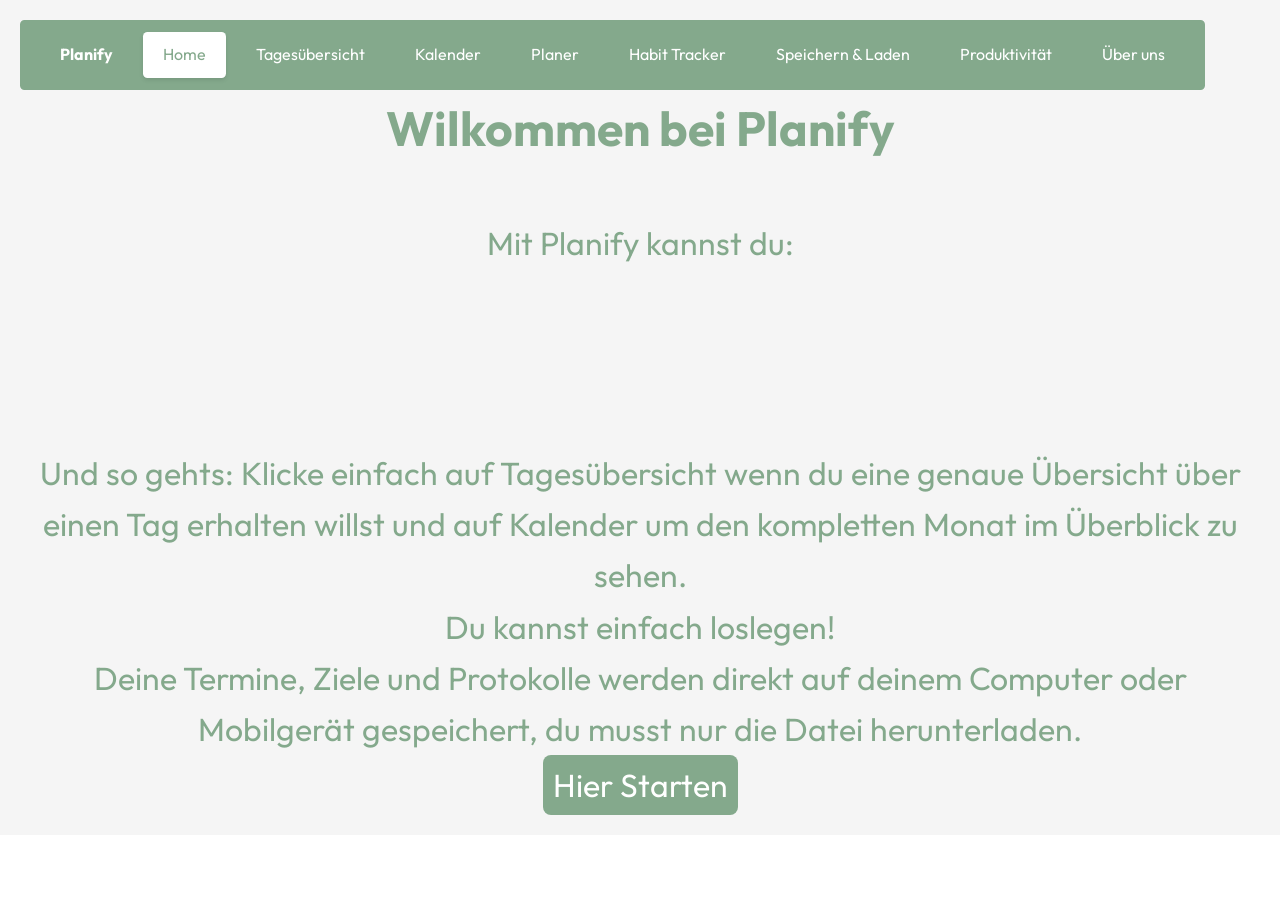
<file: index.html>
<!DOCTYPE html>
<html lang="de">

<head>
    <meta charset="UTF-8" />
    <meta name="viewport" content="width=device-width, initial-scale=1.0">
    <title>Planify | Home</title>
    <link rel="stylesheet" href="styles/style.css">
    <link rel="icon" type="image/x-icon" href="img/icon.ico">
    <link rel="preconnect" href="https://fonts.googleapis.com">
    <link rel="preconnect" href="https://fonts.gstatic.com" crossorigin>
    <link
        href="https://fonts.googleapis.com/css2?family=Outfit:wght@100..900&family=Parkinsans:wght@300..800&display=swap"
        rel="stylesheet">
    <link rel="manifest" href="manifest.json"> 
    <meta name="theme-color" content="#84a98c" />
</head>

<body>
    <header>
        <nav id="navBar">
            <ul>
                <li class="navtitle"><b>Planify</b></li>
                <li><a class="activeheader" href="index.html">Home</a></li>
                <li><a href="daily.html">Tagesübersicht</a></li>
                <li><a href="monthly.html">Kalender</a></li>
                <li><a href="planer.html">Planer</a></li>
                <li><a href="habit-tracker.html">Habit Tracker</a></li>
                <li><a href="storage.html">Speichern & Laden</a></li>
                <li><a href="productivity.html">Produktivität</a></li>
                <li><a href="about.html">Über uns</a></li>
        </nav>
    </header>

    <div class="Überschrift">
        <h2>
            Wilkommen bei Planify
        </h2>
        <br>
        <p>
            Mit Planify kannst du:
            <!-- Slide Animation -->
        <div class="text-container">
            <div class="text-slide">Termine eintragen und im Blick behalten</div>
            <div class="text-slide">Dir Ziele setzen</div>
            <div class="text-slide">Dich an Termine erinnern lassen</div>
            <div class="text-slide">Deine Angewohnheiten tracken</div>
        </div>
        <br>
        Und so gehts:
        Klicke einfach auf Tagesübersicht wenn du eine genaue Übersicht über einen Tag erhalten willst und auf
        Kalender um den kompletten Monat im Überblick zu sehen.
        <br>
        <p class="Überschrift">
            Du kannst einfach loslegen!
        </p>
        Deine Termine,
        Ziele und Protokolle werden direkt auf deinem Computer oder Mobilgerät gespeichert, du musst nur die Datei
        herunterladen.
        </p>

        <button class="button" onclick="window.location.href='monthly.html'">Hier Starten</button>

    </div>
    <!-- Devtlog -->
    <script>
        if ('serviceWorker' in navigator) {
            window.addEventListener('load', () => {
                navigator.serviceWorker.register('./service-worker.js')
                    .then(reg => console.log('✅ Service Worker registriert:', reg))
                    .catch(err => console.error('❌ Service Worker konnte nicht registriert werden:', err));
            });
        }
    </script>


</body>
 <!-- Von Jule, bis auf den Devlog für Devtools -->
</html>
</file>
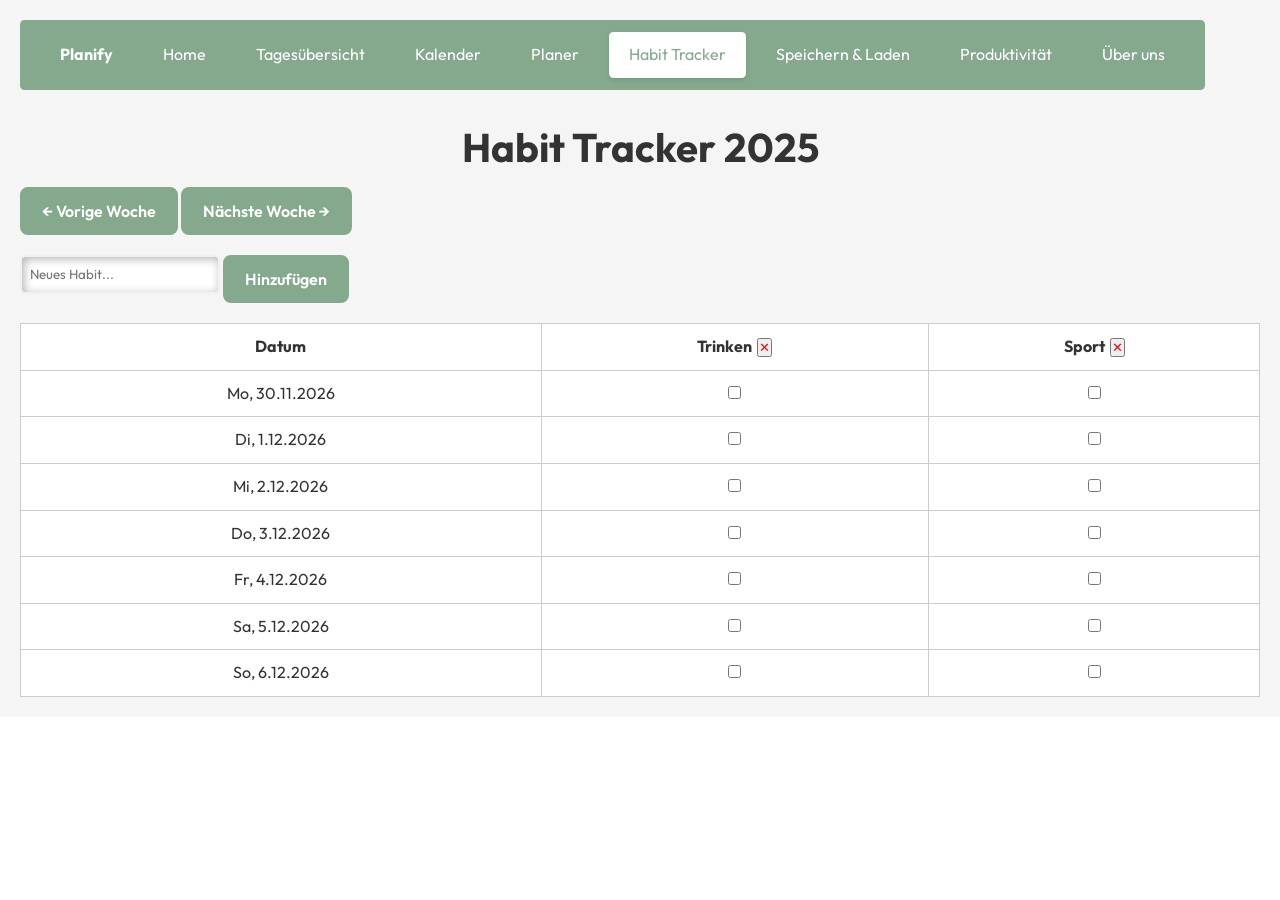
<file: habit tracker.html>
<!DOCTYPE html>
<html>

<head>
    <meta charset="UTF-8" />
    <meta name="viewport" content="width=device-width, initial-scale=1.0" />
    <title>Planify | Tagesübersicht</title>
    <link rel="stylesheet" href="styles/style.css">
    <link rel="icon" type="image/x-icon" href="img/icon.ico">
    <link rel="preconnect" href="https://fonts.googleapis.com">
    <link rel="preconnect" href="https://fonts.gstatic.com" crossorigin>
    <link
        href="https://fonts.googleapis.com/css2?family=Outfit:wght@100..900&family=Parkinsans:wght@300..800&display=swap"
        rel="stylesheet">
</head>

<body>
    <header>
        <nav id="navBar">
            <ul>
               <li class="navtitle"><b>Planify</b></li>
                <li><a href="index.html">Home</a></li>
                <li><a href="daily.html">Tagesübersicht</a></li>
                <li><a href="monthly.html">Kalender</a></li>
                <li><a href="planer.html">Planer</a></li>
                <li><a class="activeheader" href="habit tracker.html">Habit Tracker</a></li>
                <li><a href="storage.html">Speichern & Laden</a></li>
                <li><a href="productivity.html">Produktivität</a></li>
                <li><a href="about.html">Über uns</a></li>
                
        </nav>
    </header>

    <br>
    <h1>Habit Tracker 2025</h1>
    <button id="prevWeek" class="savebutton">← Vorige Woche</button>
    <button id="nextWeek" class="savebutton">Nächste Woche →</button>
  </header>

  <section id="habitInput">
    <input type="text" id="newHabit" class="text_input" placeholder="Neues Habit..." />
    <button onclick="addHabit()" class="savebutton">Hinzufügen</button>
  </section>

  <section id="trackerContainer">
    <table id="habitTable">
      <!-- Dynamisch generiert -->
    </table>
  </section>

  <script src="scripts/habit Tracker.js"></script>
</body>
</html>
</file>
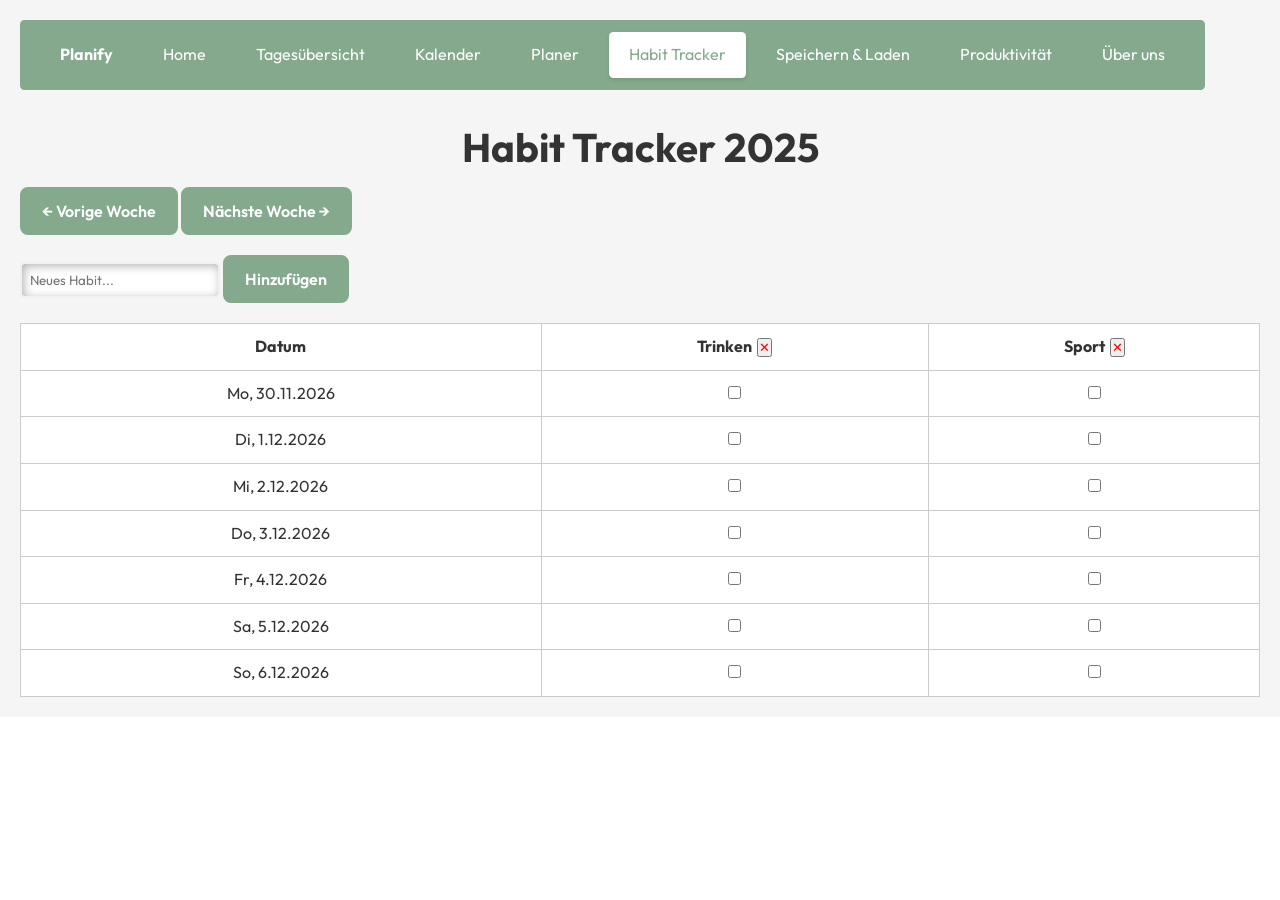
<file: habit-tracker.html>
<!DOCTYPE html>
<html>

<head>
  <meta charset="UTF-8" />
  <meta name="viewport" content="width=device-width, initial-scale=1.0" />
  <title>Planify | Tagesübersicht</title>
  <link rel="stylesheet" href="styles/style.css">
  <link rel="icon" type="image/x-icon" href="img/icon.ico">
  <link rel="preconnect" href="https://fonts.googleapis.com">
  <link rel="preconnect" href="https://fonts.gstatic.com" crossorigin>
  <link
    href="https://fonts.googleapis.com/css2?family=Outfit:wght@100..900&family=Parkinsans:wght@300..800&display=swap"
    rel="stylesheet">
  <link rel="manifest" href="manifest.json">
  <meta name="theme-color" content="#84a98c" />
</head>

<body>
  <header>
    <nav id="navBar">
      <ul>
        <li class="navtitle"><b>Planify</b></li>
        <li><a href="index.html">Home</a></li>
        <li><a href="daily.html">Tagesübersicht</a></li>
        <li><a href="monthly.html">Kalender</a></li>
        <li><a href="planer.html">Planer</a></li>
        <li><a class="activeheader" href="habit-tracker.html">Habit Tracker</a></li>
        <li><a href="storage.html">Speichern & Laden</a></li>
        <li><a href="productivity.html">Produktivität</a></li>
        <li><a href="about.html">Über uns</a></li>

    </nav>
  </header>

  <br>
  <h1>Habit Tracker 2025</h1>
  <button id="prevWeek" class="savebutton">← Vorige Woche</button>
  <button id="nextWeek" class="savebutton">Nächste Woche →</button>
  </header>

  <section id="habitInput">
    <input type="text" id="newHabit" class="text_input-ht" placeholder="Neues Habit..." />
    <button onclick="addHabit()" class="savebutton">Hinzufügen</button>
  </section>

  <section id="trackerContainer">
    <table id="habitTable">
      <!-- Dynamisch generiert -->
    </table>
  </section>

  <script src="scripts/habit-tracker.js"></script>
</body>
<!-- Erstellt von Mia -->
</html>
</file>
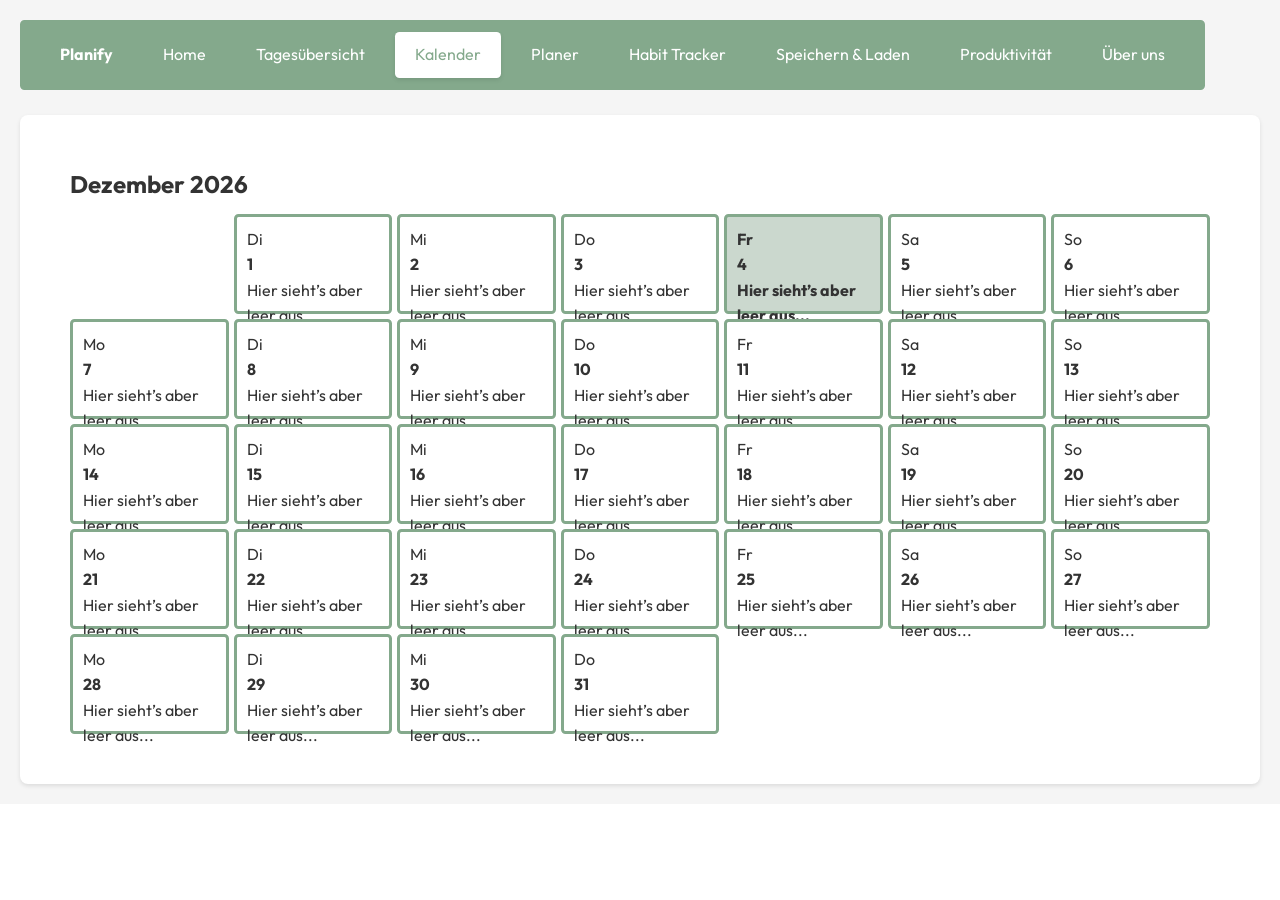
<file: monthly.html>
<!DOCTYPE html>
<html>

<head>
    <meta charset="UTF-8" />
    <meta name="viewport" content="width=device-width, initial-scale=1.0" />
    <title>Planify | Monat</title>
    <link rel="stylesheet" href="styles/style.css">
    <link rel="icon" type="image/x-icon" href="img/icon.ico">
    <link rel="preconnect" href="https://fonts.gstatic.com" crossorigin>
    <link
        href="https://fonts.googleapis.com/css2?family=Outfit:wght@100..900&family=Parkinsans:wght@300..800&display=swap"
        rel="stylesheet">
    <link rel="stylesheet" href="https://cdnjs.cloudflare.com/ajax/libs/font-awesome/6.5.0/css/all.min.css">
    <link rel="manifest" href="manifest.json">
    <meta name="theme-color" content="#84a98c" />
</head>

<body>
    <header>
        <nav id="navBar">
            <ul>
                <li class="navtitle"><b>Planify</b></li>
                <li><a href="index.html">Home</a></li>
                <li><a href="daily.html">Tagesübersicht</a></li>
                <li><a class="activeheader" href="monthly.html">Kalender</a></li>
                <li><a href="planer.html">Planer</a></li>
                <li><a href="habit-tracker.html">Habit Tracker</a></li>
                <li><a href="storage.html">Speichern & Laden</a></li>
                <li><a href="productivity.html">Produktivität</a></li>
                <li><a href="about.html">Über uns</a></li>
            </ul>
        </nav>
    </header>

    <br>

    <div id="calendar-container">

        <main>
            <h2 id="month-title">Monat Jahr</h2>
            <div id="calendar"></div>
            <!-- Generiert Kalender mithilfe von JS -->
        </main>

        <div id="popup" class="hidden">
            <div class="popup-content">
                <span id="closeBtn">&times;</span>
                <h3 id="popupDate">Datum</h3>

                <input type="time" id="eventTime" class="text_input-time" />
                <br>
                <textarea class="text_input" id="eventText" rows="6" cols="40" placeholder="Ereignis eintragen..."></textarea>
                <br>
                <button class="savebutton" id="saveBtn">Speichern</button>

                <ul id="popupEventList"></ul> <!-- zeigt vorhandene Events -->
            </div>
        </div>


    </div>


    <script src="scripts/monthly.js" defer></script>

</body>
 <!-- Leevin -->
</html>
</file>
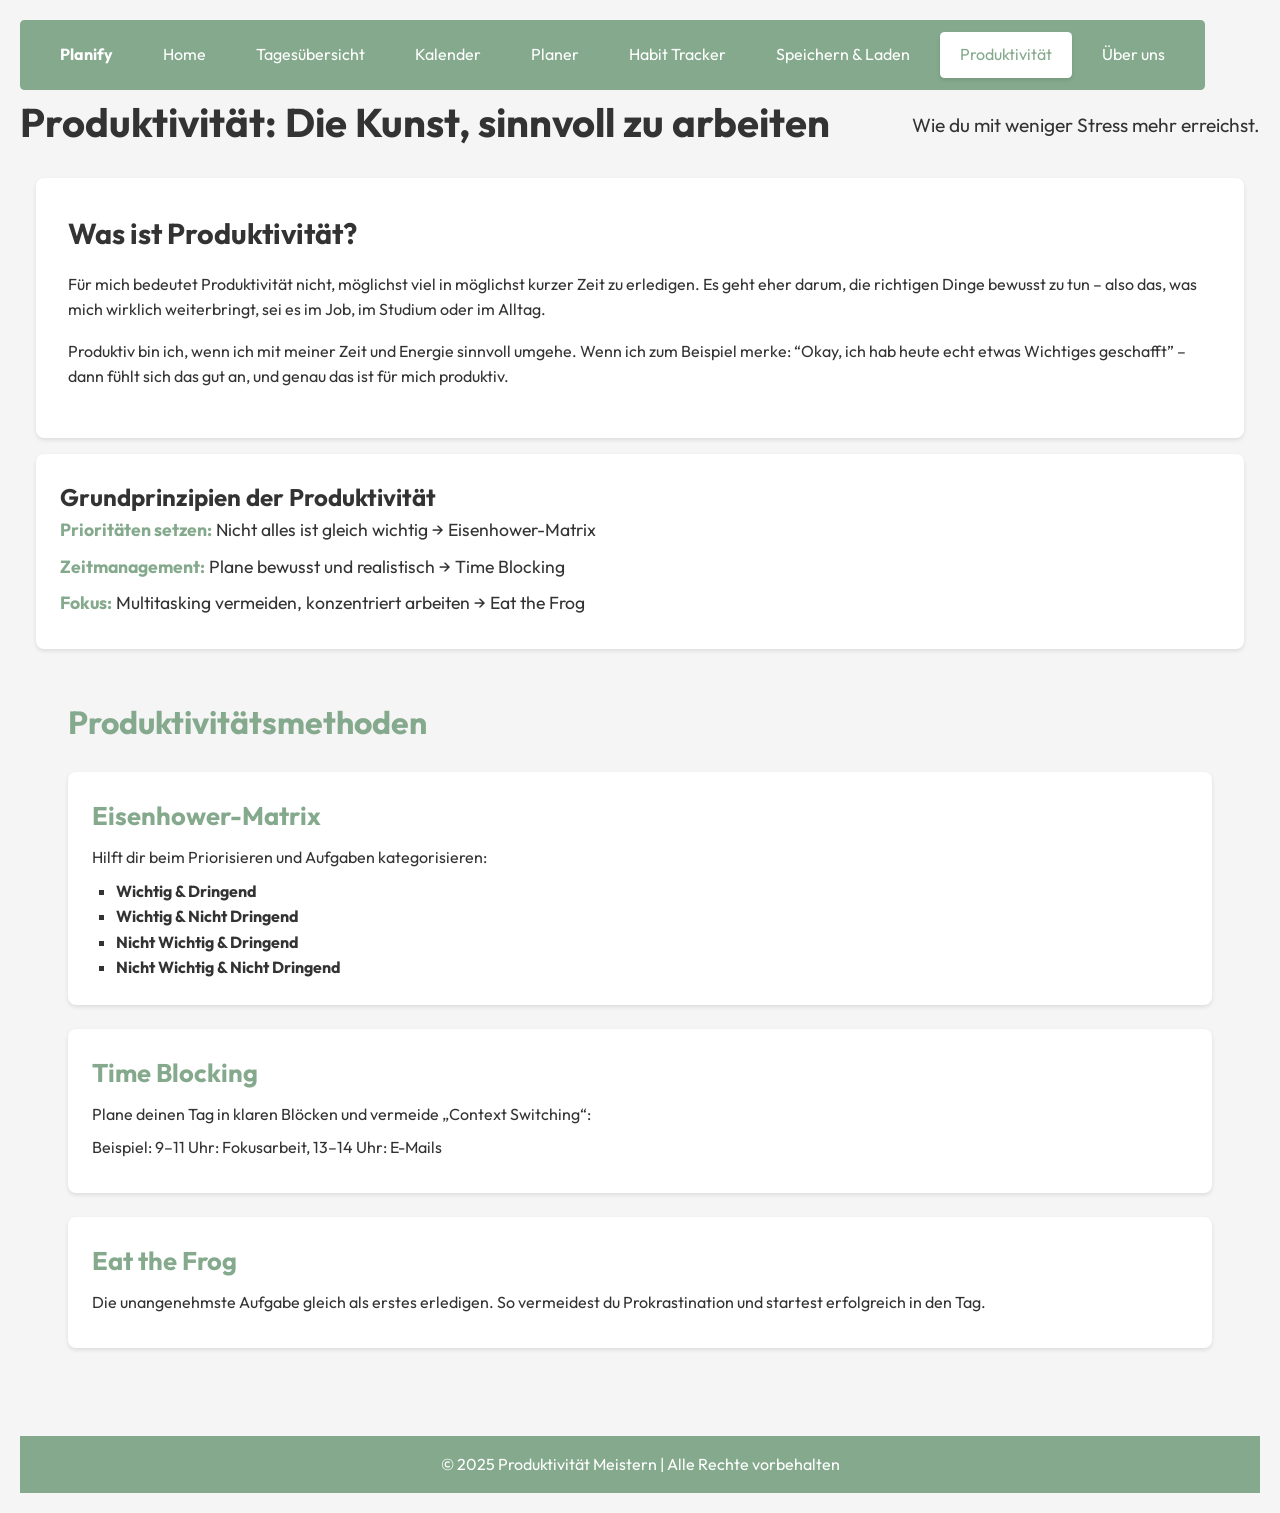
<file: productivity.html>
<!DOCTYPE html>
<html>

<head>
    <meta charset="UTF-8" />
    <meta name="viewport" content="width=device-width, initial-scale=1.0" />
    <title>Planify | Home</title>
    <link rel="stylesheet" href="styles/style.css">
    <link rel="icon" type="image/x-icon" href="img/icon.ico">
    <link rel="preconnect" href="https://fonts.googleapis.com">
    <link rel="preconnect" href="https://fonts.gstatic.com" crossorigin>
    <link
        href="https://fonts.googleapis.com/css2?family=Outfit:wght@100..900&family=Parkinsans:wght@300..800&display=swap"
        rel="stylesheet">
    <link rel="manifest" href="manifest.json">
    <meta name="theme-color" content="#84a98c" />
</head>

<body>
    <header>
        <nav id="navBar">
            <ul>
                <li class="navtitle"><b>Planify</b></li>
                <li><a href="index.html">Home</a></li>
                <li><a href="daily.html">Tagesübersicht</a></li>
                <li><a href="monthly.html">Kalender</a></li>
                <li><a href="planer.html">Planer</a></li>
                <li><a href="habit-tracker.html">Habit Tracker</a></li>
                <li><a href="storage.html">Speichern & Laden</a></li>
                <li><a class="activeheader" href="productivity.html">Produktivität</a></li>
                <li><a href="about.html">Über uns</a></li>
            </ul>
        </nav>
    </header>



    <header>
        <h1>Produktivität: Die Kunst, sinnvoll zu arbeiten</h1>
        <p>Wie du mit weniger Stress mehr erreichst.</p>
    </header>
    <section class="intro">
        <h2>Was ist Produktivität?</h2>
        <p>Für mich bedeutet Produktivität nicht, möglichst viel in möglichst kurzer Zeit zu erledigen. Es geht eher
            darum, die richtigen Dinge bewusst zu tun – also das, was mich wirklich weiterbringt, sei es im Job, im
            Studium oder im Alltag.</p>
        <p>Produktiv bin ich, wenn ich mit meiner Zeit und Energie sinnvoll umgehe. Wenn ich zum Beispiel merke: “Okay,
            ich hab heute echt etwas Wichtiges geschafft” – dann fühlt sich das gut an, und genau das ist für mich
            produktiv.</p>
    </section>

    <section class="principles">
        <h2>Grundprinzipien der Produktivität</h2>
        <ul>
            <li><strong>Prioritäten setzen:</strong> Nicht alles ist gleich wichtig → Eisenhower-Matrix</li>
            <li><strong>Zeitmanagement:</strong> Plane bewusst und realistisch → Time Blocking</li>
            <li><strong>Fokus:</strong> Multitasking vermeiden, konzentriert arbeiten → Eat the Frog</li>
        </ul>
    </section>

    <section class="methods">
        <h2>Produktivitätsmethoden</h2>

        <div class="method">
            <h3>Eisenhower-Matrix</h3>
            <p>Hilft dir beim Priorisieren und Aufgaben kategorisieren:</p>
            <ul>
                <li><strong>Wichtig & Dringend</strong></li>
                <li><strong>Wichtig & Nicht Dringend</strong></li>
                <li><strong>Nicht Wichtig & Dringend</strong></li>
                <li><strong>Nicht Wichtig & Nicht Dringend</strong></li>
            </ul>
        </div>

        <div class="method">
            <h3>Time Blocking</h3>
            <p>Plane deinen Tag in klaren Blöcken und vermeide „Context Switching“:</p>
            <p>Beispiel: 9–11 Uhr: Fokusarbeit, 13–14 Uhr: E-Mails</p>
        </div>

        <div class="method">
            <h3>Eat the Frog</h3>
            <p>Die unangenehmste Aufgabe gleich als erstes erledigen. So vermeidest du Prokrastination und startest
                erfolgreich in den Tag.</p>
        </div>
    </section>

    <footer>
        <p>&copy; 2025 Produktivität Meistern | Alle Rechte vorbehalten</p>
    </footer>
</body>
 <!-- Von Mia -->
</html>
</file>
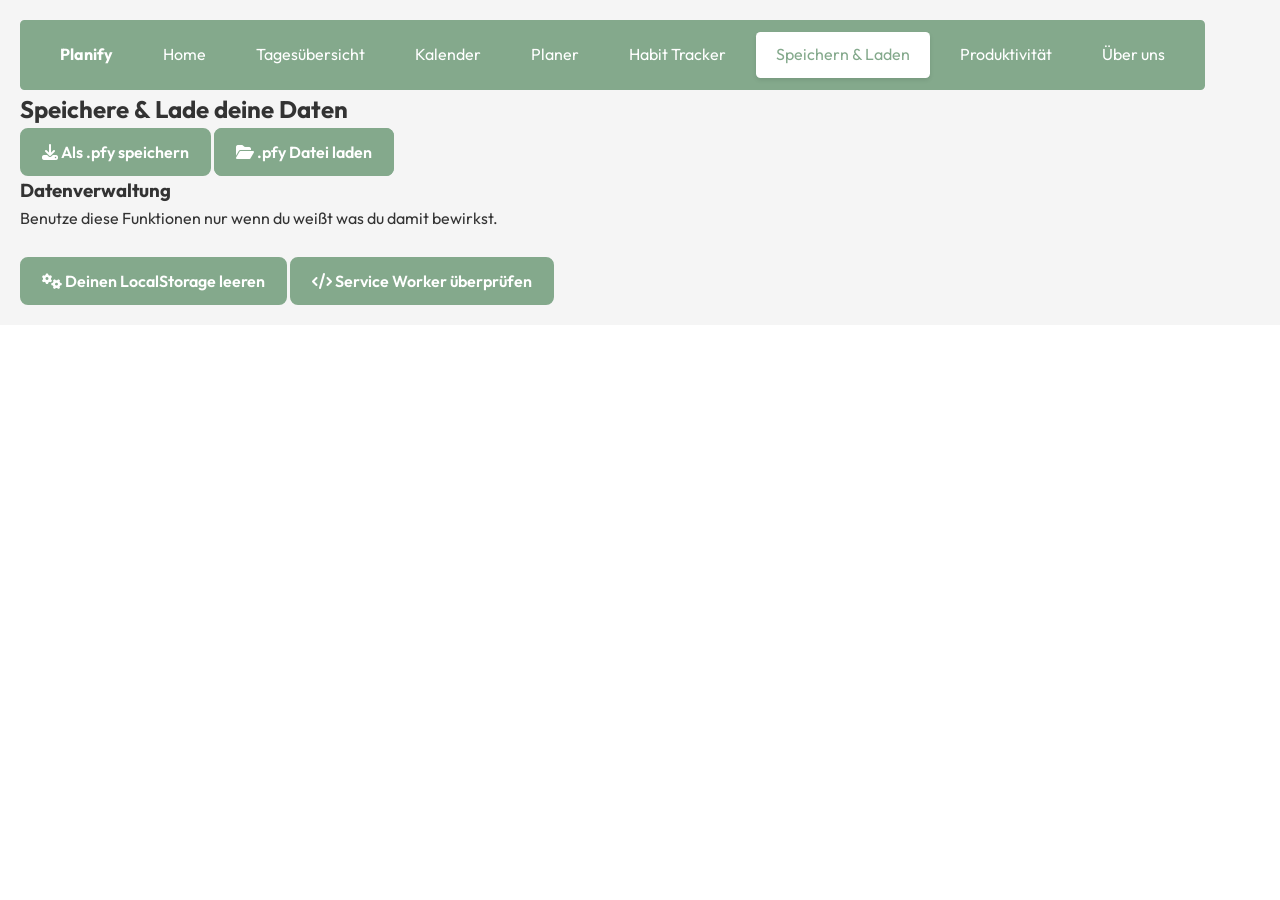
<file: storage.html>
<!DOCTYPE html>
<html>

<head>
    <meta charset="UTF-8" />
    <meta name="viewport" content="width=device-width, initial-scale=1.0" />
    <title>Planify | Saves</title>
    <link rel="stylesheet" href="styles/style.css">
    <link rel="icon" type="image/x-icon" href="img/icon.ico">
    <link rel="preconnect" href="https://fonts.googleapis.com">
    <link rel="preconnect" href="https://fonts.gstatic.com" crossorigin>
    <link
        href="https://fonts.googleapis.com/css2?family=Outfit:wght@100..900&family=Parkinsans:wght@300..800&display=swap"
        rel="stylesheet">
    <link rel="stylesheet" href="https://cdnjs.cloudflare.com/ajax/libs/font-awesome/6.5.0/css/all.min.css">
    <link rel="manifest" href="manifest.json">
    <meta name="theme-color" content="#84a98c" />
</head>

<body>
    <header>
        <nav id="navBar">
            <ul>
                <li class="navtitle"><b>Planify</b></li>
                <li><a href="index.html">Home</a></li>
                <li><a href="daily.html">Tagesübersicht</a></li>
                <li><a href="monthly.html">Kalender</a></li>
                <li><a href="planer.html">Planer</a></li>
                <li><a href="habit-tracker.html">Habit Tracker</a></li>
                <li><a class="activeheader" href="storage.html">Speichern & Laden</a></li>
                <li><a href="productivity.html">Produktivität</a></li>
                <li><a href="about.html">Über uns</a></li>
            </ul>
        </nav>
    </header>

    <main>
        <h2>Speichere & Lade deine Daten</h2>

        <button id="saveFileBtn" class="savebutton"><i class="fa-solid fa-download"></i> Als .pfy speichern</button>

        <label for="loadFileInput" class="savebutton">
            <i class="fa-solid fa-folder-open"></i> .pfy Datei laden
        </label>
        <input type="file" id="loadFileInput" accept=".pfy" style="display: none;" />

        <br>

        <p>
        <h3>Datenverwaltung</h3>
        Benutze diese Funktionen nur wenn du weißt was du damit bewirkst.
        </p>

        <br>

        <button id="clearStorageBtn" class="savebutton"><i class="fa-solid fa-gears"></i> Deinen LocalStorage
            leeren</button>

        <button id="check-sw-btn" class="savebutton"><i class="fa-solid fa-code"></i> Service Worker überprüfen</button>
        <div id="sw-status" class="status-box hidden"></div>

        <!-- Die Buttons hat Leevin noch eingefügt -->

    </main>


    <div id="loader" class="hidden">
        <div class="spinner"></div>
        <p>Datei wird gespeichert...</p>
    </div>

    <script src="scripts/savefiles.js"></script>

</body>
<!-- Von Justus -->
</html>
</file>
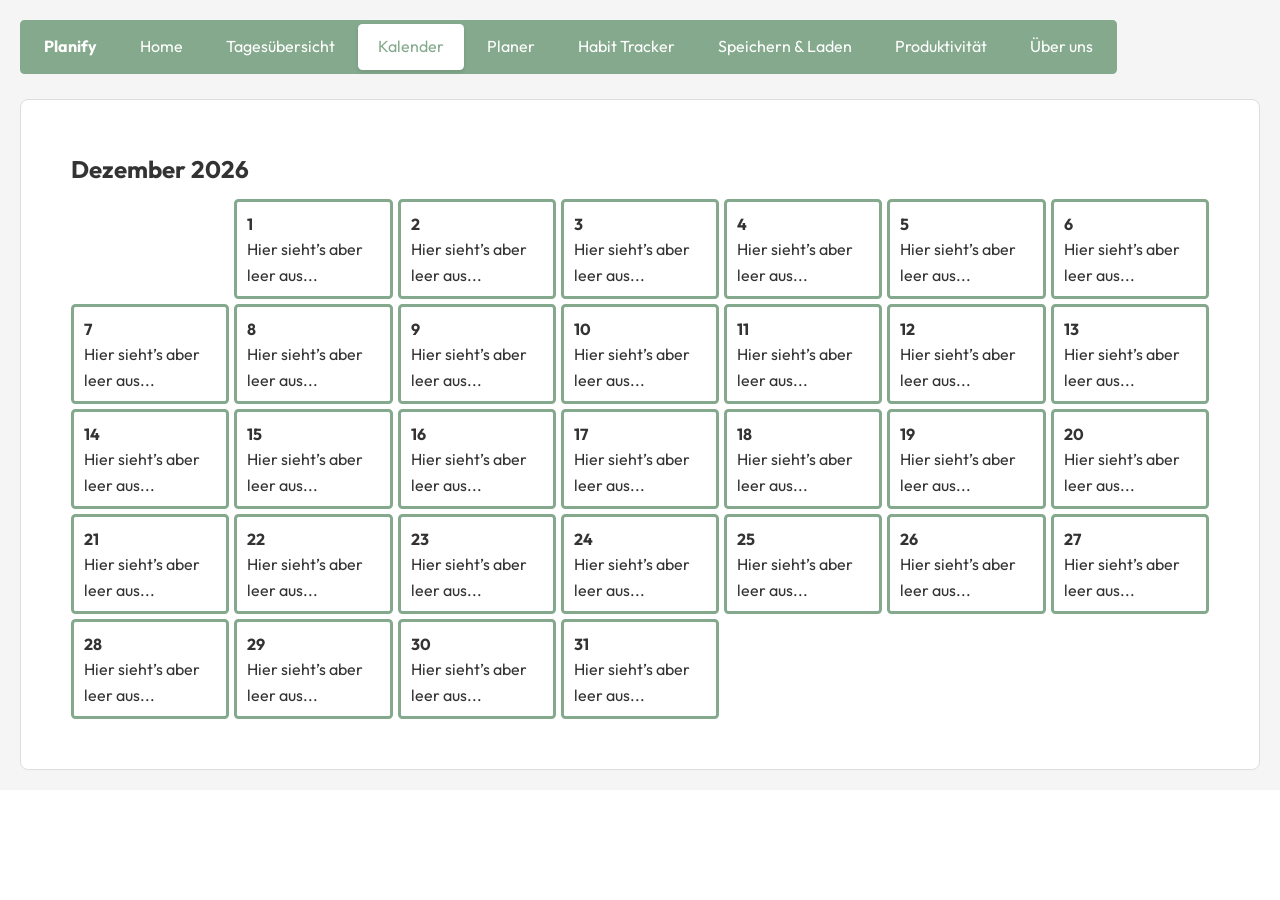
<file: Website/monthly.html>
<!DOCTYPE html>
<html>

<head>
    <meta charset="UTF-8" />
    <meta name="viewport" content="width=device-width, initial-scale=1.0" />
    <title>Planify | Monat</title>
    <link rel="stylesheet" href="styles/style.css">
    <link rel="icon" type="image/x-icon" href="img/icon.ico">
    <link rel="preconnect" href="https://fonts.gstatic.com" crossorigin>
    <link
        href="https://fonts.googleapis.com/css2?family=Outfit:wght@100..900&family=Parkinsans:wght@300..800&display=swap"
        rel="stylesheet">
</head>

<body>
    <header>
        <nav id="navBar">
            <ul>
                <li class="navtitle"><b>Planify</b></li>
                <li><a href="index.html">Home</a></li>
                <li><a href="daily.html">Tagesübersicht</a></li>
                <li><a class="activeheader" href="monthly.html">Kalender</a></li>
                <li><a href="planer.html">Planer</a></li>
                <li><a href="habit tracker.html">Habit Tracker</a></li>
                <li><a href="storage.html">Speichern & Laden</a></li>
                <li><a href="productivity.html">Produktivität</a></li>
                <li><a href="about.html">Über uns</a></li>
            </ul>
        </nav>
    </header>

    <br>

    <div id="calendar-container">

        <main>
            <h2 id="month-title">Monat Jahr</h2>
            <div id="calendar"></div>
        </main>

        <div id="popup" class="hidden">
            <div class="popup-content">
                <span id="closeBtn">&times;</span>
                <h3 id="popupDate">Datum</h3>

                <input type="time" id="eventTime" class="text_input" />
                <br>
                <textarea class="text_input" id="eventText" placeholder="Ereignis eintragen..."></textarea>
                <br>
                <button class="savebutton" id="saveBtn">Speichern</button>

                <ul id="popupEventList"></ul> <!-- zeigt vorhandene Events -->
            </div>
        </div>


    </div>


    <script src="scripts/monthly.js" defer></script>

</body>

</html>
</file>
<file: styles/style.css>
html {
  background-color: #ffffff;
}

body {
  font-family: "Outfit", sans-serif;
  height: 100%;
  font-size: 1rem;
}

nav {
  background-color: #84a98c;
  border: 4px solid #84a98c;
  border-radius: 4.5px;

  overflow-x: auto;
  white-space: nowrap;
  -webkit-overflow-scrolling: touch;
  padding: 0.5rem 0;
}

nav ul {
  display: flex;
  flex-wrap: nowrap;
  list-style: none;
  padding: 0 1rem;
  margin: 0;
  gap: 10px;
}

nav ul li {
  flex: 0 0 auto;
}

nav ul li a {
  display: inline-block;
  padding: 10px 20px;
  text-decoration: none;
  color: #ffffff;
  transition: background-color 0.3s, color 0.3s;
  border-radius: 4.5px;
  font-family: "Outfit", sans-serif;
  white-space: nowrap;
}

nav::-webkit-scrollbar {
  display: none;
}

nav ul li a:hover {
  background-color: #a3ceab;
  color: #ffffff;
}



.navtitle {
  font-family: "Outfit", sans-serif;
  color: white;
  padding: 10px 20px;
}

.activeheader {
  font-family: "Outfit", sans-serif;
  color: #84a98c;
  background-color: #ffffff;
  border-radius: 4.5px;
  box-shadow: 0 2px 4px rgba(0, 0, 0, 0.1);
}

.textlabel {
  font-family: "Outfit", sans-serif;
  margin: 0;
  padding: 0;
  max-width: 1000px;
  border: 1.5px solid white;
  border-radius: 4.5px;
  padding: 5px;
  text-align: left;
  font-size: 1rem;
}

#textlabelmonthly {
  font-family: "Outfit", sans-serif;
  margin-right: 0px;
  max-width: 500px;
  background-color: white;
  border-radius: 8px;
  box-shadow: 0 4px 10px rgba(0, 0, 0, 0.1);
}

.Überschrift {
  font-family: "Outfit", sans-serif;
  text-align: center;
  font-size: 2rem;
  color: #84a98c;
}

.button {
  background-color: #84a98c;
  color: #ffffff;
  padding: 10px;
  border: none;
  border-radius: 8px;
  font-size: 2rem;
  font-family: "Outfit", sans-serif;
  text-align: center;
}

.savebutton {
  background-color: #84a98c;
  color: #ffffff;
  align-items: center;
  gap: 10px;
  padding: 12px 20px;
  border: 2px solid;
  border-radius: 8px;
  border-color: #84a98c;
  font-size: 1rem;
  font-weight: 600;
  font-family: "Outfit", sans-serif;
  text-align: center;
  margin-left: auto;
  margin-right: auto;
  transition: background-color 0.3s, color 0.3s;
  cursor: pointer;
  white-space: nowrap;
}

.savebutton:hover {
  background-color: #ffffff;
  color: #84a98c;
  align-items: center;
  gap: 10px;
  padding: 12px 20px;
  border: 2px solid;
  border-radius: 8px;
  border-color: #84a98c;
  font-size: 1rem;
  font-weight: 600;
  font-family: "Outfit", sans-serif;
  text-align: center;
  margin-left: auto;
  margin-right: auto;
  transition: background-color 0.3s, color 0.3s;
  cursor: pointer;
  white-space: nowrap;
}

/*Pia CSS Anis*/

.index-container {
  display: flex;
  justify-content: center;
  align-items: center;
}

.text-container {
  position: relative;
  height: 2em;
  width: 100%;
  overflow: hidden;
  font-size: 2em;
  color: #84a98c;
}

.text-slide {
  position: absolute;
  width: 100%;
  opacity: 0;
  animation: slideInOut 12s infinite;
}

.text-slide:nth-child(1) {
  animation-delay: 0s;
}

.text-slide:nth-child(2) {
  animation-delay: 3s;
}

.text-slide:nth-child(3) {
  animation-delay: 6s;
}

.text-slide:nth-child(4) {
  animation-delay: 9s;
}

@keyframes slideInOut {
  0% {
    opacity: 0;
    transform: translateY(100%);
  }

  10% {
    opacity: 1;
    transform: translateY(0%);
  }

  25% {
    opacity: 1;
    transform: translateY(0%);
  }

  35% {
    opacity: 0;
    transform: translateY(-100%);
  }

  100% {
    opacity: 0;
    transform: translateY(-100%);
  }
}

/*Kalender*/

#calendar-container {
  background-color: #ffffff;
  border-radius: 8px;
  padding: 50px;
  box-shadow: 0 2px 4px rgba(0, 0, 0, 0.1);
}

#calendar {
  display: grid;
  grid-template-columns: repeat(7, 1fr);
  gap: 5px;
  margin-top: 10px;
}

.day {
  border: 3px solid #84a98c;
  border-radius: 4.5px;
  padding: 10px;
  height: 100px;
  position: relative;
  cursor: pointer;
  background-color: #fff;
  transition: background-color 0.3s ease;
}

.day:hover {
  background-color: #84a98c;
  color: white;
}

.day .date-number {
  font-weight: bold;
}

.day .event-preview {
  font-size: 0.75em;
  margin-top: 5px;
  color: #84a98c;
  overflow: hidden;
  text-overflow: hidden;
  max-height: 60px;
  word-wrap: break-word;
  overflow-wrap: break-word;
  white-space: normal;
}

.day.today {
  border-color: #84a98c;
  background-color: #cbd8ce;
  font-weight: bold;
}

#popup {
  position: fixed;
  top: 0;
  left: 0;
  right: 0;
  bottom: 0;
  background: rgba(0, 0, 0, 0.4);
  display: flex;
  justify-content: center;
  align-items: center;
}

.hidden {
  display: none !important;
}

.popup-content {
  background: #fff;
  padding: 30px;
  border-radius: 12px;
  box-shadow: 0 8px 20px rgba(0, 0, 0, 0.2);
  animation: popup-fade 0.3s ease;
  margin: 10px;
}

@keyframes popup-fade {
  from {
    transform: scale(0.95);
    opacity: 0;
  }

  to {
    transform: scale(1);
    opacity: 1;
  }
}

#closeBtn {
  cursor: pointer;
  float: right;
  font-size: 20px;
  margin-top: -10px;
}

.text_input {
  font-family: "Outfit", Arial;
  border: 2.3px solid #f0f0f0;
  border-radius: 4.5px;
  color: #000000;
  box-shadow: inset 2px 2px 10px rgba(0, 0, 0, 0.3);
  resize: none;
  vertical-align: top;
  text-align: left;
  padding: 8px;
  line-height: 1.4;
}

.text_input:focus {
  font-family: "Outfit", Arial;
  outline: none;
  border: 2.3px solid #84a98c;
  border-radius: 4.5px;
  color: black;
  resize: none;
  vertical-align: top;
  text-align: left;
  padding: 8px;
  line-height: 1.4;
}

.text_input-time {
  font-family: "Outfit", Arial;
  border: 2.3px solid #f0f0f0;
  border-radius: 4.5px;
  color: #84a98c;
  box-shadow: inset 2px 2px 10px rgba(0, 0, 0, 0.3);
  resize: none;
}

.text_input-time:focus {
  font-family: "Outfit", Arial;
  outline: none;
  border: 2.3px solid #84a98c;
  border-radius: 4.5px;
  color: black;
  resize: none;
}

#popupEventList {
  margin-top: 10px;
  list-style: disc;
  padding-left: 20px;
  font-size: 0.9em;
  color: #333;
}

#popupEventList button {
  background: none;
  border: none;
  cursor: pointer;
  color: red;
  font-size: 1em;
}


/* Tagesübersicht */

.day-container {
  max-width: 500px;
  margin: 40px auto;
  padding: 20px;
  background: #f7f7f7;
  border-radius: 10px;
  box-shadow: 0 0 10px rgba(0, 0, 0, 0.1);
  font-family: 'Outfit', sans-serif;
  transition: transform 0.5s ease;
}

.day-header {
  display: flex;
  justify-content: space-between;
  align-items: center;
}

.live-time {
  font-size: 1.5em;
  text-align: center;
  margin: 10px 0;
}

#eventList {
  list-style: none;
  padding: 0;
}

#eventList li {
  margin: 5px 0;
  padding: 5px;
  background: #cbd8ce;
  border-radius: 5px;
}

/* Storage */

#loader {
  position: fixed;
  top: 0;
  left: 0;
  width: 100%;
  height: 100%;
  background: rgba(0, 0, 0, 0.6);
  color: white;
  display: flex;
  flex-direction: column;
  justify-content: center;
  align-items: center;
  font-size: 1.2rem;
  z-index: 9999;
}

.spinner {
  width: 40px;
  height: 40px;
  border: 5px solid white;
  border-top: 5px solid #84a98c;
  border-radius: 50%;
  animation: spin 1s linear infinite;
  margin-bottom: 10px;
}

@keyframes spin {
  to {
    transform: rotate(360deg);
  }
}

.hidden {
  display: none;
}

.status-box {
  padding: 0.75rem 1rem;
  border-radius: 8px;
  margin-top: 10px;
  background-color: #eef5ec;
  color: #1b512d;
  font-weight: 500;
  transition: opacity 0.5s ease-in-out;
  opacity: 1;
}

.status-box.hidden {
  opacity: 0;
  pointer-events: none;
}


/* Planer */
body {
  font-family: 'Outfit', sans-serif;
  background: #f4f6f8;
  margin: 0;
  padding: 0;
}

.container {
  max-width: 1000px;
  margin: 40px auto;
  padding: 20px;
}

h1 {
  text-align: center;
  color: #333;
}

#addListBtn {
  display: block;
  margin: 20px auto;
  padding: 10px 20px;
  font-size: 16px;
  cursor: pointer;
}

.list-gallery {
  display: flex;
  flex-wrap: wrap;
  gap: 20px;
  justify-content: center;
}

.list-card {
  background: white;
  padding: 20px;
  width: 200px;
  border-radius: 10px;
  box-shadow: 0 2px 8px rgba(0, 0, 0, 0.1);
  cursor: pointer;
  position: relative;
  transition: transform 0.2s ease;
}

.list-card:hover {
  transform: scale(1.05);
}

.list-card h3 {
  margin: 0 0 10px;
  color: #2c3e50;
}

.delete-btn {
  position: absolute;
  top: 8px;
  right: 8px;
  background: #e74c3c;
  border: none;
  color: white;
  border-radius: 50%;
  width: 22px;
  height: 22px;
  font-size: 14px;
  cursor: pointer;
}

/* Modal Styles */
.modal {
  display: none;
  position: fixed;
  top: 0;
  left: 0;
  width: 100%;
  height: 100%;
  background-color: rgba(0, 0, 0, 0.5);
  justify-content: center;
  align-items: center;
}

.modal-content {
  background: white;
  padding: 30px;
  border-radius: 8px;
  width: 400px;
  position: relative;
}

.modal-content h2 {
  margin-top: 0;
  color: #333;
}

.close {
  position: absolute;
  right: 15px;
  top: 15px;
  font-size: 20px;
  cursor: pointer;
}

#newTodoInput {
  width: calc(100% - 100px);
  padding: 10px;
  margin-top: 15px;
  font-family: "Outfit", Arial;
  border: 2.3px solid #f0f0f0;
  border-radius: 4.5px;
  color: #84a98c;
  box-shadow: inset 2px 2px 10px rgba(0, 0, 0, 0.3);
  resize: none;
}

#newTodoInput:focus {
  width: calc(100% - 100px);
  padding: 10px;
  margin-top: 15px;
  font-family: "Outfit", Arial;
  border: 2.3px solid #84a98c;
  border-radius: 4.5px;
  color: #000000;
  box-shadow: inset 2px 2px 10px rgba(0, 0, 0, 0.3);
  resize: none;
}

#addTodoBtn {
  padding: 10px;
  margin-top: 15px;
  margin-left: 10px;
}

#todoList {
  list-style: none;
  padding: 0;
  margin-top: 10px;
}

#todoList li {
  padding: 8px;
  border-bottom: 1px solid #eee;
  display: flex;
  justify-content: space-between;
  align-items: center;
}

#todoList li.completed {
  text-decoration: line-through;
  color: gray;
}


.list-gallery {
  display: flex;
  flex-wrap: wrap;
  gap: 20px;
  justify-content: center;
}

/* Listen als Karte */
.list-card {
  background: white;
  padding: 20px;
  width: calc(50% - 20px);
  border-radius: 10px;
  box-shadow: 0 2px 8px rgba(0, 0, 0, 0.1);
  cursor: pointer;
  position: relative;
  transition: transform 0.2s ease;
  box-sizing: border-box;
  height: auto;
}

.list-card:hover {
  transform: scale(1.05);
}

/* Titel der Liste */
.list-card h3 {
  margin: 0 0 10px;
  color: #84a98c;
  font-size: 18px;
}

/* Vorschau der ersten To-Do */
.list-card .todo-preview {
  color: #84a98c;
  font-size: 14px;
  margin-top: 10px;
  height: 60px;
  overflow: hidden;
  text-overflow: ellipsis;
}

/* Löschen-Button */
.delete-btn {
  position: absolute;
  top: 8px;
  right: 8px;
  background: #e74c3c;
  border: none;
  color: white;
  border-radius: 50%;
  width: 22px;
  height: 22px;
  font-size: 14px;
  cursor: pointer;
}

/* Produktiviät */
/* Grundlegendes Layout */
* {
  margin: 0;
  padding: 0;
  box-sizing: border-box;
}

body {
  font-family: 'Outfit', sans-serif;
  line-height: 1.6;
  background-color: #f4f4f4;
  color: #333;
}



h1 {
  font-size: 2.5rem;
  margin-bottom: 0.5rem;
}

header p {
  font-size: 1.2rem;
}

/* Einführung */
.intro {
  padding: 2rem;
  background-color: #fff;
  margin: 1rem;
  border-radius: 8px;
  box-shadow: 0 2px 4px rgba(0, 0, 0, 0.1);
}

.intro h2 {
  font-size: 1.8rem;
  margin-bottom: 1rem;
}

.intro p {
  font-size: 1rem;
  margin-bottom: 1rem;
}

/* Prinzipien */
.principles {
  background-color: #fff;
  margin: 1rem;
  padding: 1.5rem;
  border-radius: 8px;
  box-shadow: 0 2px 4px rgba(0, 0, 0, 0.1);
}

.principles ul {
  list-style-type: none;
  padding-left: 0;
}

.principles li {
  font-size: 1.1rem;
  margin-bottom: 0.5rem;
}

.principles strong {
  color: #84a98c;
}

/* Methoden */
.methods {
  padding: 2rem;
  margin: 1rem;
}

.methods h2 {
  font-size: 2rem;
  margin-bottom: 1.5rem;
  color: #84a98c;
}

.method {
  background-color: #fff;
  padding: 1.5rem;
  margin-bottom: 1.5rem;
  border-radius: 8px;
  box-shadow: 0 2px 4px rgba(0, 0, 0, 0.1);
}

.method h3 {
  font-size: 1.6rem;
  margin-bottom: 0.5rem;
  color: #84a98c;
}

.method p {
  font-size: 1rem;
  margin-bottom: 0.5rem;
}

.method ul {
  list-style-type: square;
  padding-left: 1.5rem;
}

/* Footer */
footer {
  background-color: #84a98c;
  color: white;
  text-align: center;
  padding: 1rem 0;
  margin-top: 2rem;
}

footer p {
  font-size: 1rem;
}

/* Habit tracker */
body {
  font-family: 'Outfit', sans-serif;
  padding: 20px;
  background: #f5f5f5;
}

header {
  display: flex;
  align-items: center;
  justify-content: space-between;
}

table {
  width: 100%;
  border-collapse: collapse;
  margin-top: 20px;
  background: white;
}

th,
td {
  border: 1px solid #ccc;
  text-align: center;
  padding: 10px;
}

#habitInput {
  margin-top: 20px;
}

input[type="text"] {
  padding: 8px;
  width: 200px;
}

.text_input-ht {
  font-family: "Outfit", Arial;
  border: 2.3px solid #f0f0f0;
  border-radius: 4.5px;
  color: #84a98c;
  box-shadow: inset 2px 2px 10px rgba(0, 0, 0, 0.3);
  resize: none;
}

.text_input-ht:focus {
  font-family: "Outfit", Arial;
  outline: none;
  border: 2.3px solid #84a98c;
  border-radius: 4.5px;
  color: black;
  resize: none;
}

/* ==Anpassungen für Mobilversion== */

@media (max-width: 768px) {
  body {
    font-size: 0.95rem;
    padding: 0 10px;
    padding-bottom: 100px;
  }

  .Überschrift {
    font-size: 1.5rem;
  }


  nav {
    position: fixed;
    bottom: 0;
    left: 0;
    width: 100%;
    z-index: 999;
  }

  nav ul {
    justify-content: space-around;
    padding: 0.5rem;
  }

  #calendar-container {
    padding: 20px;
  }

  #calendar {
    grid-template-columns: repeat(2, 1fr);
    gap: 10px;
  }

  .day {
    height: auto;
    padding: 8px;
  }

  .day .event-preview {
    max-height: 40px;
    font-size: 0.7em;
  }

  .popup-content {
    width: 90%;
    padding: 20px;
  }

  .day-container {
    width: 100%;
    padding: 10px;
  }

  .live-time {
    font-size: 1.2em;
  }

  .button,
  .savebutton {
    font-size: 1.1rem;
    padding: 8px 12px;
  }

  .list-gallery {
    flex-direction: column;
    align-items: center;
  }

  .list-card {
    width: 90%;
  }

  .modal-content {
    width: 90%;
    padding: 20px;
  }

  .text-container {
    font-size: 1.2em;
  }
}

/* Momentan fehlen noch kompabilitätsanpassungen für Tablets*/
</file>
<file: Website/styles/style.css>
html {
  background-color: #ffffff;
}

body {
  font-family: "Outfit", sans-serif;
  height: 100%;
}

nav {
  background-color: #84a98c;
  border: 4px solid #84a98c;
  border-radius: 4.5px;
}

nav ul {
  list-style-type: none;
  padding: 0;
  margin: 0;
}

nav ul li {
  display: inline;
}

nav ul li a {
  display: inline-block;
  padding: 10px 20px;
  text-decoration: none;
  color: #ffffff;
  transition: background-color 0.3s, color 0.3s;
  border-radius: 4.5px;
  font-family: "Outfit", sans-serif;
}


nav ul li a:hover {
  background-color: #a3ceab;
  color: #ffffff;
}



.navtitle {
  font-family: "Outfit", sans-serif;
  color: white;
  padding: 10px 20px;
}

.activeheader {
  font-family: "Outfit", sans-serif;
  color: #84a98c;
  background-color: #ffffff;
  border-radius: 4.5px;
  box-shadow: 0 2px 4px rgba(0, 0, 0, 0.1);
}

.textlabel {
  font-family: "Outfit", sans-serif;
  margin: 0;
  padding: 0;
  max-width: 1000px;
  border: 1.5px solid white;
  border-radius: 4.5px;
  padding: 5px;
  text-align: left;
}

#textlabelmonthly {
  font-family: "Outfit", sans-serif;
  margin-right: 0px;
  max-width: 500px;
  background-color: white;
  border-radius: 8px;
  box-shadow: 0 4px 10px rgba(0, 0, 0, 0.1);
}

.Überschrift {
  font-family: "Outfit", sans-serif;
  text-align: center;
  font-size: xx-large;
  color: #84a98c;
}

.button {
  background-color: #84a98c;
  color: #ffffff;
  padding: 10px;
  border: none;
  border-radius: 8px;
  font-size: 25px;
  font-family: "Outfit", sans-serif;
  text-align: center;
}

.savebutton {
  background-color: #84a98c;
  color: #ffffff;
  padding: 10px;
  border: 2px solid;
  border-radius: 8px;
  border-color: #84a98c;
  font-size: 15px;
  font-family: "Outfit", sans-serif;
  text-align: center;
  margin-left: auto;
  margin-right: auto;
  transition: background-color 0.3s, color 0.3s;
}

.savebutton:hover {
  background-color: #ffffff;
  color: #84a98c;
  padding: 10px;
  border: 2px solid;
  border-radius: 8px;
  border-color: #84a98c;
  font-size: 15px;
  font-family: "Outfit", sans-serif;
  text-align: center;
  margin-left: auto;
  margin-right: auto;
  transition: background-color 0.3s, color 0.3s;
}

/*Pias CSS*/

.index-container {
  display: flex;
  justify-content: center;
  align-items: center;
}

.text-container {
  position: relative;
  height: 2em;
  width: 100%;
  overflow: hidden;
  font-size: 2em;
  color: #84a98c;
}

.text-slide {
  position: absolute;
  width: 100%;
  opacity: 0;
  animation: slideInOut 12s infinite;
}

.text-slide:nth-child(1) {
  animation-delay: 0s;
}

.text-slide:nth-child(2) {
  animation-delay: 3s;
}

.text-slide:nth-child(3) {
  animation-delay: 6s;
}

.text-slide:nth-child(4) {
  animation-delay: 9s;
}

@keyframes slideInOut {
  0% {
    opacity: 0;
    transform: translateY(100%);
  }

  10% {
    opacity: 1;
    transform: translateY(0%);
  }

  25% {
    opacity: 1;
    transform: translateY(0%);
  }

  35% {
    opacity: 0;
    transform: translateY(-100%);
  }

  100% {
    opacity: 0;
    transform: translateY(-100%);
  }
}

/*Kalender*/

#calendar-container {
  background-color: #ffffff;
  border-radius: 8px;
  border: 1px solid #dddddd;
  padding: 50px;
}

#calendar {
  display: grid;
  grid-template-columns: repeat(7, 1fr);
  gap: 5px;
  margin-top: 10px;
}

.day {
  border: 3px solid #84a98c;
  border-radius: 4.5px;
  padding: 10px;
  height: 100px;
  position: relative;
  cursor: pointer;
  background-color: #fff;
  transition: background-color 0.3s ease;
}

.day:hover {
  background-color: #84a98c;
  color: white;
}

.day .date-number {
  font-weight: bold;
}

.day .event-preview {
  font-size: 0.75em;
  margin-top: 5px;
  color: #84a98c;
  overflow: hidden;
  text-overflow: ellipsis;
  max-height: 60px;
}

#popup {
  position: fixed;
  top: 0;
  left: 0;
  right: 0;
  bottom: 0;
  background: rgba(0, 0, 0, 0.4);
  display: flex;
  justify-content: center;
  align-items: center;
}

.hidden {
  display: none !important;
}

.popup-content {
  background: #fff;
  padding: 30px;
  border-radius: 12px;
  box-shadow: 0 8px 20px rgba(0, 0, 0, 0.2);
  animation: popup-fade 0.3s ease;
  margin: 10px;
}

@keyframes popup-fade {
  from {
    transform: scale(0.95);
    opacity: 0;
  }

  to {
    transform: scale(1);
    opacity: 1;
  }
}

#closeBtn {
  cursor: pointer;
  float: right;
  font-size: 20px;
  margin-top: -10px;
}

.text_input {
  font-family: "Outfit", Arial;
  border: 2.3px solid #f0f0f0;
  border-radius: 4.5px;
  color: #84a98c;
  box-shadow: inset 2px 2px 10px rgba(0, 0, 0, 0.3);
  resize: none;


}

.text_input:focus {
  font-family: "Outfit", Arial;
  outline: none;
  border: 2.3px solid #84a98c;
  border-radius: 4.5px;
  color: black;
  resize: none;

}

#popupEventList {
  margin-top: 10px;
  list-style: disc;
  padding-left: 20px;
  font-size: 0.9em;
  color: #333;
}

#popupEventList button {
  background: none;
  border: none;
  cursor: pointer;
  color: red;
  font-size: 1em;
}


/* Tagesübersicht */

.day-container {
  max-width: 500px;
  margin: 40px auto;
  padding: 20px;
  background: #f7f7f7;
  border-radius: 10px;
  box-shadow: 0 0 10px rgba(0, 0, 0, 0.1);
  font-family: 'Outfit', sans-serif;
  transition: transform 0.5s ease;
}

.day-header {
  display: flex;
  justify-content: space-between;
  align-items: center;
}

.live-time {
  font-size: 1.5em;
  text-align: center;
  margin: 10px 0;
}

#eventList {
  list-style: none;
  padding: 0;
}

#eventList li {
  margin: 5px 0;
  padding: 5px;
  background: #cbd8ce;
  border-radius: 5px;
}

/* CSS für Storage */

#loader {
  position: fixed;
  top: 0;
  left: 0;
  width: 100%;
  height: 100%;
  background: rgba(0, 0, 0, 0.6);
  color: white;
  display: flex;
  flex-direction: column;
  justify-content: center;
  align-items: center;
  font-size: 1.2rem;
  z-index: 9999;
}

.spinner {
  width: 40px;
  height: 40px;
  border: 5px solid white;
  border-top: 5px solid #84a98c;
  border-radius: 50%;
  animation: spin 1s linear infinite;
  margin-bottom: 10px;
}

@keyframes spin {
  to {
    transform: rotate(360deg);
  }
}

.hidden {
  display: none;
}


/* Mias Css Planer */
body {
  font-family: 'Outfit', sans-serif;
  background: #f4f6f8;
  margin: 0;
  padding: 0;
}

.container {
  max-width: 1000px;
  margin: 40px auto;
  padding: 20px;
}

h1 {
  text-align: center;
  color: #333;
}

#addListBtn {
  display: block;
  margin: 20px auto;
  padding: 10px 20px;
  font-size: 16px;
  cursor: pointer;
}

.list-gallery {
  display: flex;
  flex-wrap: wrap;
  gap: 20px;
  justify-content: center;
}

.list-card {
  background: white;
  padding: 20px;
  width: 200px;
  border-radius: 10px;
  box-shadow: 0 2px 8px rgba(0, 0, 0, 0.1);
  cursor: pointer;
  position: relative;
  transition: transform 0.2s ease;
}

.list-card:hover {
  transform: scale(1.05);
}

.list-card h3 {
  margin: 0 0 10px;
  color: #2c3e50;
}

.delete-btn {
  position: absolute;
  top: 8px;
  right: 8px;
  background: #e74c3c;
  border: none;
  color: white;
  border-radius: 50%;
  width: 22px;
  height: 22px;
  font-size: 14px;
  cursor: pointer;
}

/* Modal Styles */
.modal {
  display: none;
  position: fixed;
  top: 0;
  left: 0;
  width: 100%;
  height: 100%;
  background-color: rgba(0, 0, 0, 0.5);
  justify-content: center;
  align-items: center;
}

.modal-content {
  background: white;
  padding: 30px;
  border-radius: 8px;
  width: 400px;
  position: relative;
}

.modal-content h2 {
  margin-top: 0;
  color: #333;
}

.close {
  position: absolute;
  right: 15px;
  top: 15px;
  font-size: 20px;
  cursor: pointer;
}

#newTodoInput {
  width: calc(100% - 100px);
  padding: 10px;
  margin-top: 15px;
}

#addTodoBtn {
  padding: 10px;
  margin-top: 15px;
  margin-left: 10px;
}

#todoList {
  list-style: none;
  padding: 0;
  margin-top: 10px;
}

#todoList li {
  padding: 8px;
  border-bottom: 1px solid #eee;
  display: flex;
  justify-content: space-between;
  align-items: center;
}

#todoList li.completed {
  text-decoration: line-through;
  color: gray;
}


.list-gallery {
  display: flex;
  flex-wrap: wrap;
  gap: 20px;
  justify-content: center;
}

/* Jede Liste als Karte */
.list-card {
  background: white;
  padding: 20px;
  width: calc(50% - 20px);
  /* 2 Listen nebeneinander, mit etwas Abstand */
  border-radius: 10px;
  box-shadow: 0 2px 8px rgba(0, 0, 0, 0.1);
  cursor: pointer;
  position: relative;
  transition: transform 0.2s ease;
  box-sizing: border-box;
  /* Verhindert Overflow */
  height: auto;
}

/* Hover-Effekt für die Karten */
.list-card:hover {
  transform: scale(1.05);
}

/* Titel der Liste */
.list-card h3 {
  margin: 0 0 10px;
  color: #84a98c;
  font-size: 18px;
}

/* Vorschau der ersten To-Do */
.list-card .todo-preview {
  color: #84a98c;
  font-size: 14px;
  margin-top: 10px;
  height: 60px;
  /* Maximale Höhe der Vorschau */
  overflow: hidden;
  text-overflow: ellipsis;
  /* Zeigt "..." an, wenn der Text zu lang ist */
}

/* Löschen-Button */
.delete-btn {
  position: absolute;
  top: 8px;
  right: 8px;
  background: #e74c3c;
  border: none;
  color: white;
  border-radius: 50%;
  width: 22px;
  height: 22px;
  font-size: 14px;
  cursor: pointer;
}

/* Produktiviät */
/* Grundlegendes Layout */
* {
  margin: 0;
  padding: 0;
  box-sizing: border-box;
}

body {
  font-family: 'Outfit', sans-serif;
  line-height: 1.6;
  background-color: #f4f4f4;
  color: #333;
}



h1 {
  font-size: 2.5rem;
  margin-bottom: 0.5rem;
}

header p {
  font-size: 1.2rem;
}

/* Einführung */
.intro {
  padding: 2rem;
  background-color: #fff;
  margin: 1rem;
  border-radius: 8px;
  box-shadow: 0 2px 4px rgba(0, 0, 0, 0.1);
}

.intro h2 {
  font-size: 1.8rem;
  margin-bottom: 1rem;
}

.intro p {
  font-size: 1rem;
  margin-bottom: 1rem;
}

/* Prinzipien */
.principles {
  background-color: #fff;
  margin: 1rem;
  padding: 1.5rem;
  border-radius: 8px;
  box-shadow: 0 2px 4px rgba(0, 0, 0, 0.1);
}

.principles ul {
  list-style-type: none;
  padding-left: 0;
}

.principles li {
  font-size: 1.1rem;
  margin-bottom: 0.5rem;
}

.principles strong {
  color: #84a98c;
}

/* Methoden */
.methods {
  padding: 2rem;
  margin: 1rem;
}

.methods h2 {
  font-size: 2rem;
  margin-bottom: 1.5rem;
  color: #84a98c;
}

.method {
  background-color: #fff;
  padding: 1.5rem;
  margin-bottom: 1.5rem;
  border-radius: 8px;
  box-shadow: 0 2px 4px rgba(0, 0, 0, 0.1);
}

.method h3 {
  font-size: 1.6rem;
  margin-bottom: 0.5rem;
  color: #84a98c;
}

.method p {
  font-size: 1rem;
  margin-bottom: 0.5rem;
}

.method ul {
  list-style-type: square;
  padding-left: 1.5rem;
}

/* Footer */
footer {
  background-color: #84a98c;
  color: white;
  text-align: center;
  padding: 1rem 0;
  margin-top: 2rem;
}

footer p {
  font-size: 1rem;
}

/* Habit tracker */
body {
  font-family: 'Outfit', sans-serif;
  padding: 20px;
  background: #f5f5f5;
}

header {
  display: flex;
  align-items: center;
  justify-content: space-between;
}

table {
  width: 100%;
  border-collapse: collapse;
  margin-top: 20px;
  background: white;
}

th,
td {
  border: 1px solid #ccc;
  text-align: center;
  padding: 10px;
}

#habitInput {
  margin-top: 20px;
}

input[type="text"] {
  padding: 8px;
  width: 200px;
}
</file>
